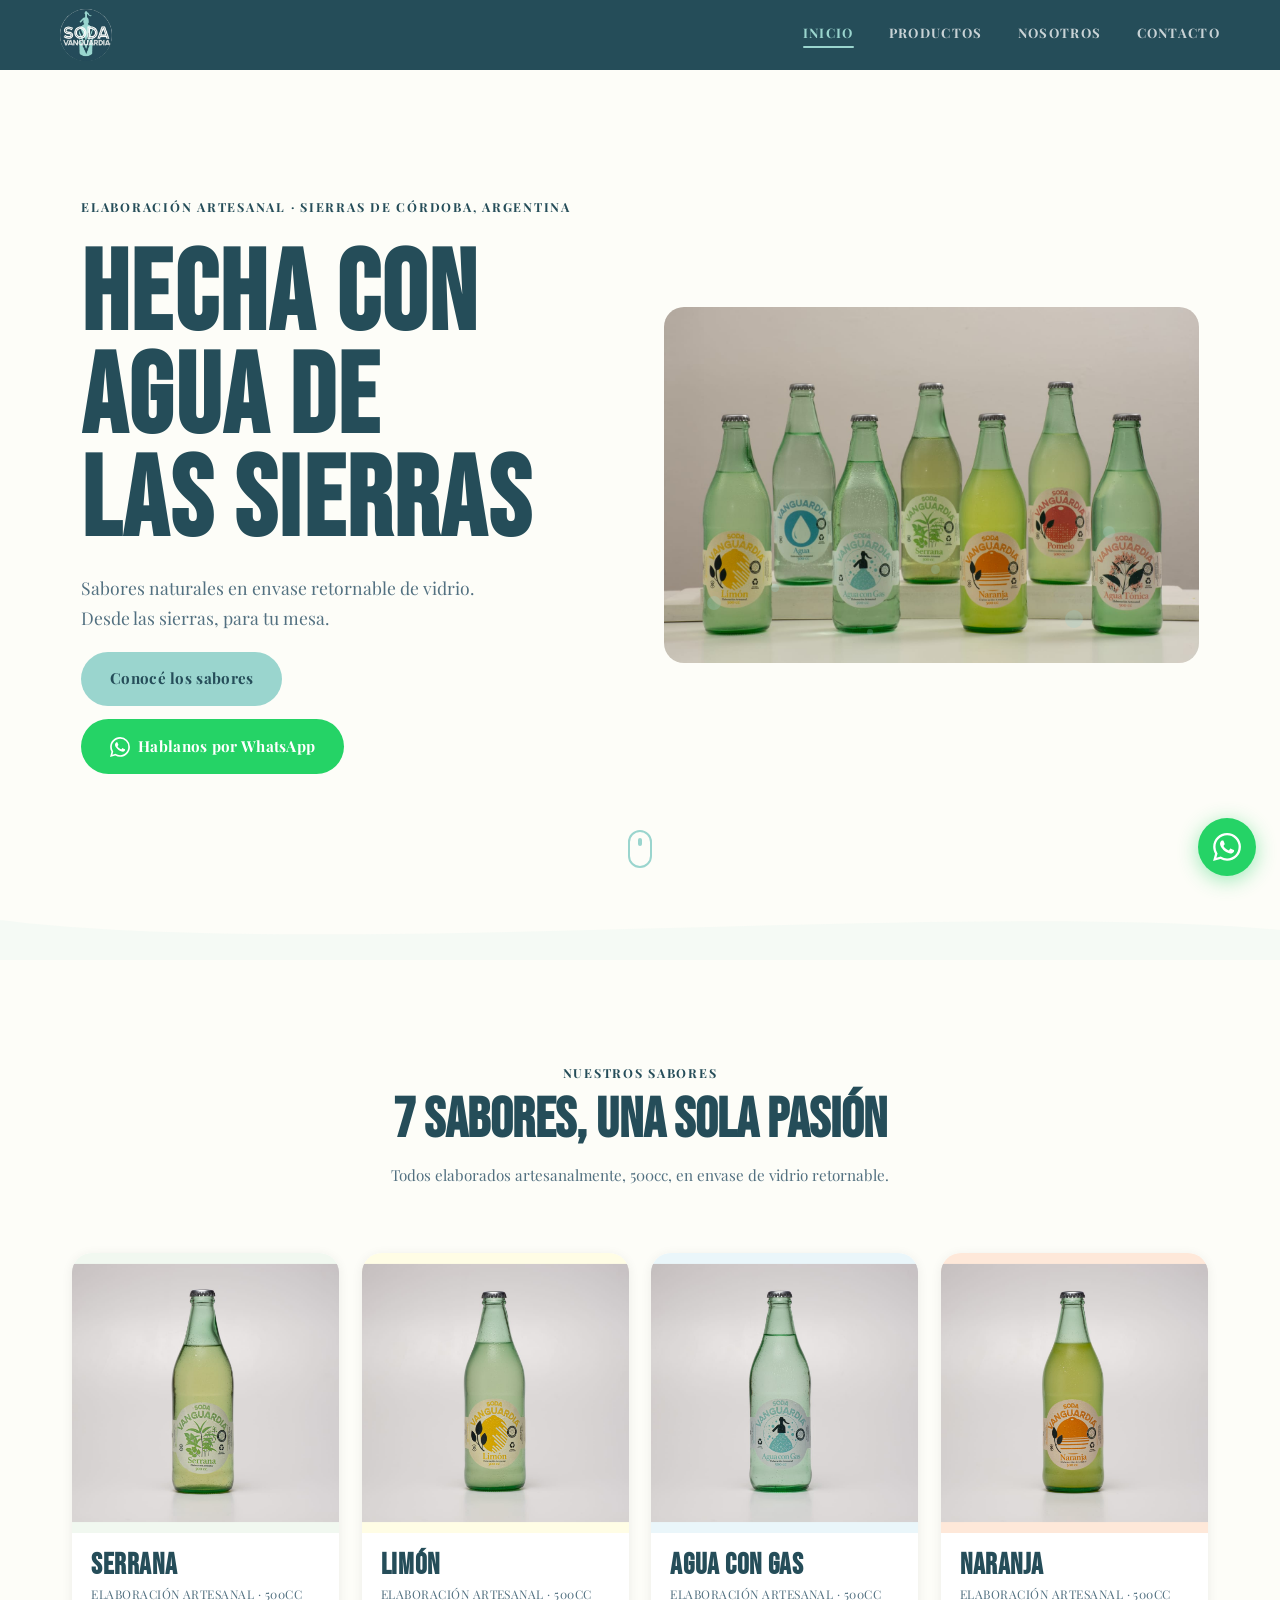
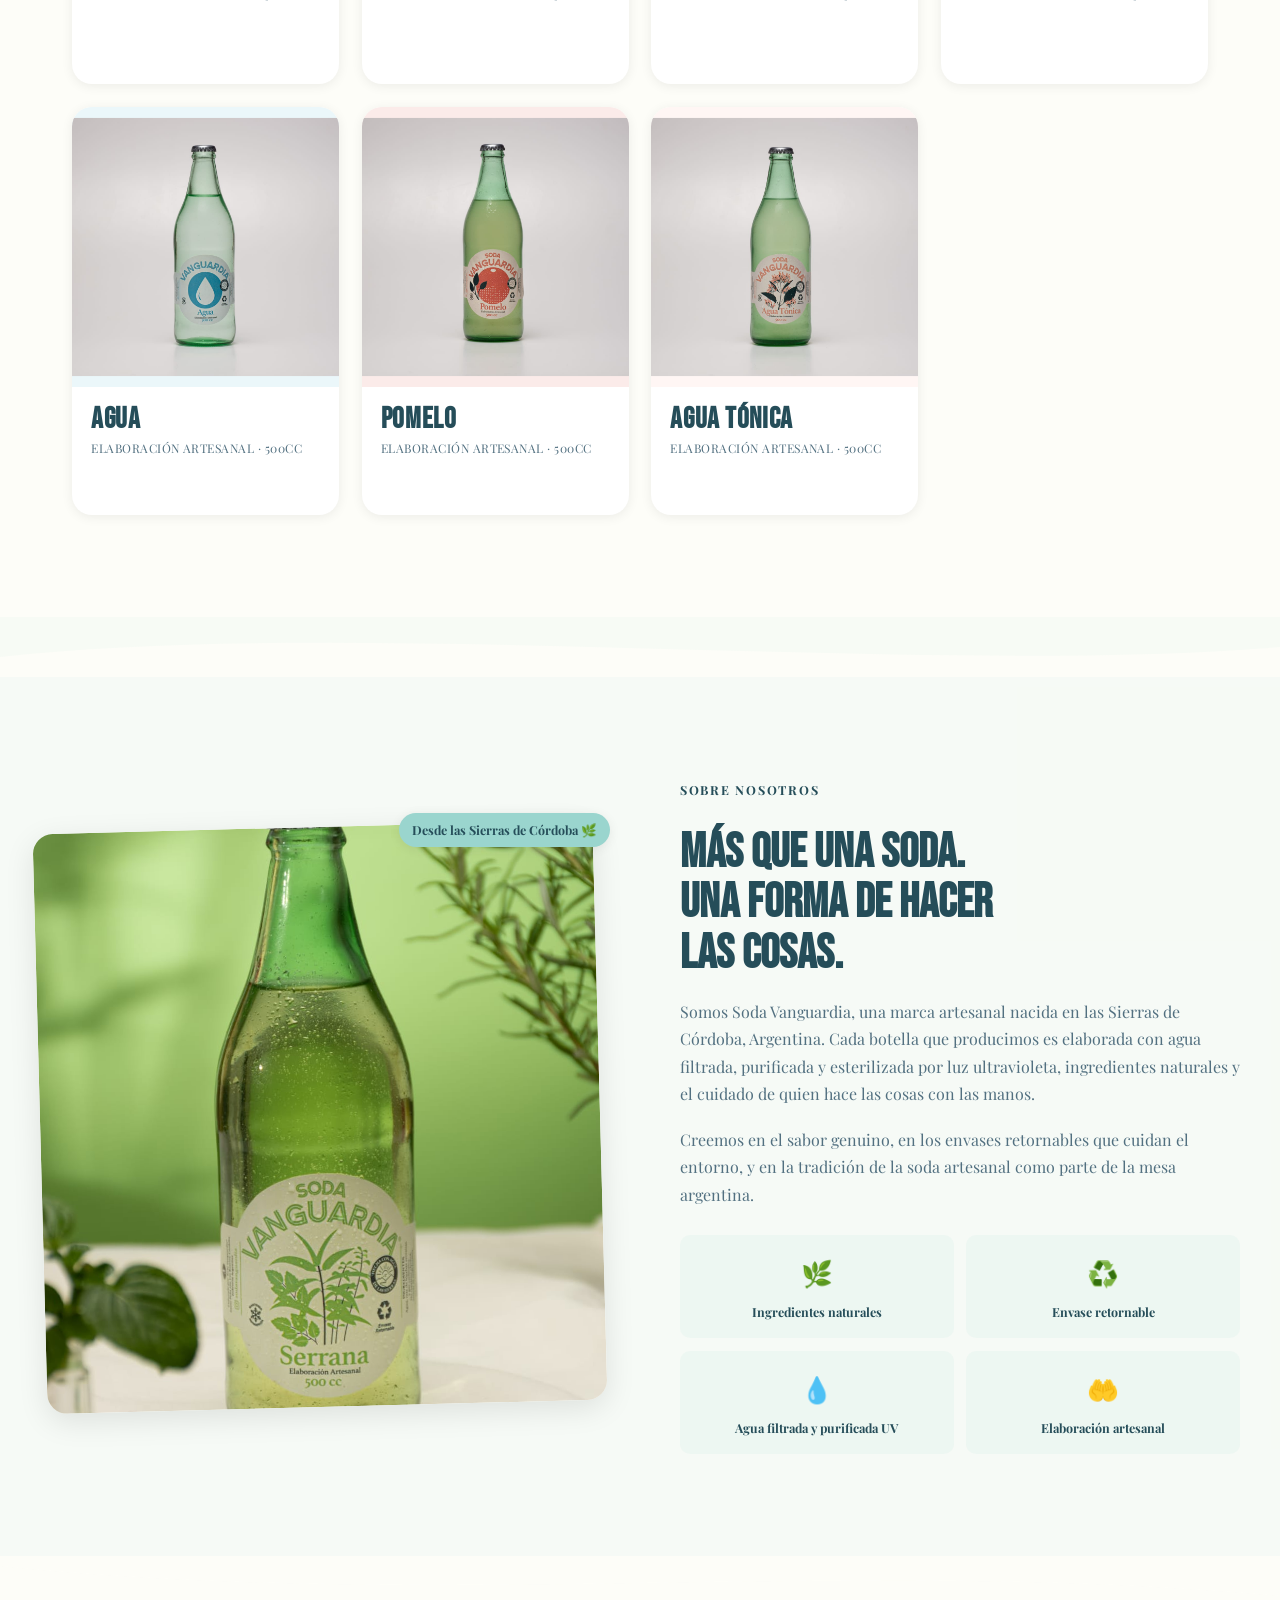
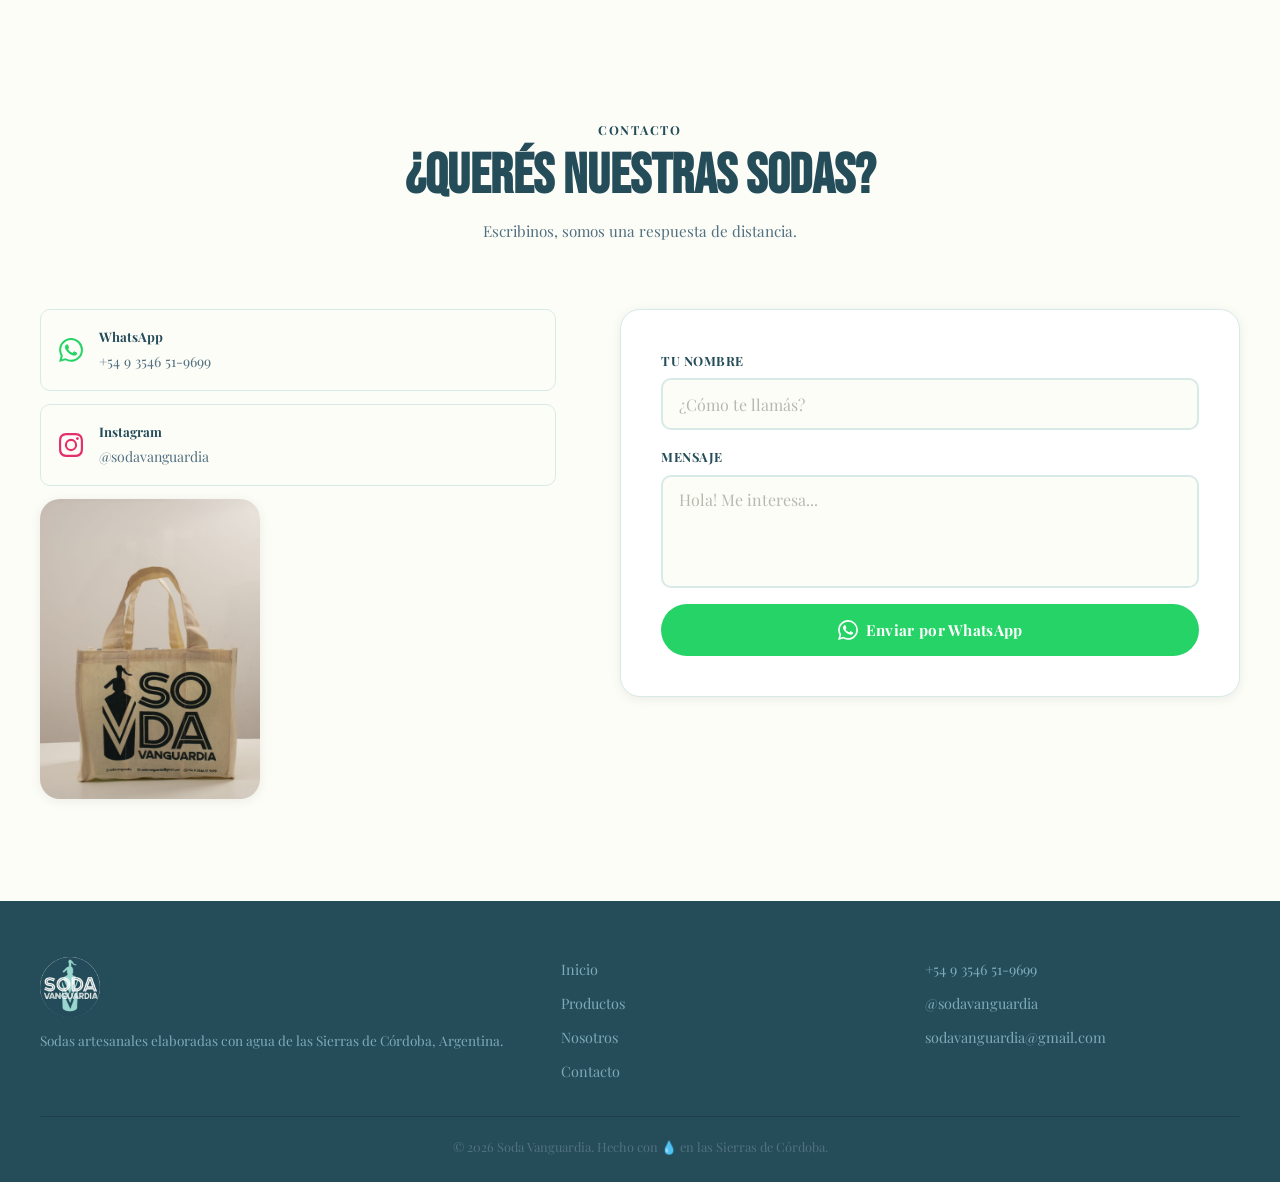
<file: index.html>
<!DOCTYPE html>
<html lang="es">
<head>
  <meta charset="UTF-8" />
  <meta name="viewport" content="width=device-width, initial-scale=1.0" />

  <!-- SEO -->
  <title>Soda Vanguardia | Sodas Artesanales de las Sierras</title>
  <meta name="description" content="Sodas artesanales elaboradas con agua de las Sierras de Córdoba. Sabores naturales en envase retornable de vidrio." />
  <meta name="keywords" content="soda artesanal, sierras de córdoba, agua serrana, bebida artesanal, soda vanguardia, naranja, limón, pomelo, serrana, agua tónica" />
  <meta name="geo.region" content="AR-X" />
  <meta name="geo.placename" content="Sierras de Córdoba, Argentina" />

  <!-- Open Graph -->
  <meta property="og:title" content="Soda Vanguardia | Sodas Artesanales de las Sierras" />
  <meta property="og:description" content="Sodas artesanales elaboradas con agua de las Sierras de Córdoba. Sabores naturales en envase retornable de vidrio." />
  <meta property="og:image" content="imgs/todas-botellas.jpeg" />
  <meta property="og:type" content="website" />
  <meta property="og:locale" content="es_AR" />

  <!-- Schema.org -->
  <script type="application/ld+json">
  {
    "@context": "https://schema.org",
    "@type": "FoodEstablishment",
    "name": "Soda Vanguardia",
    "description": "Sodas artesanales elaboradas con agua de las Sierras de Córdoba",
    "telephone": "+5493546519699",
    "email": "sodavanguardia@gmail.com",
    "address": { "@type": "PostalAddress", "addressRegion": "Córdoba", "addressCountry": "AR" },
    "sameAs": ["https://www.instagram.com/sodavanguardia/"]
  }
  </script>

  <!-- Favicon: círculo azul marca con SV en primario -->
  <link rel="icon" href="data:image/svg+xml,<svg xmlns='http://www.w3.org/2000/svg' viewBox='0 0 100 100'><circle cx='50' cy='50' r='50' fill='%23254d59'/><text x='50' y='62' font-size='38' fill='%239ad5ce' font-family='sans-serif' font-weight='900' text-anchor='middle' letter-spacing='-1'>SV</text></svg>" />

  <!-- Adobe Fonts (Athelas) — reemplazá TU-KIT-ID con tu kit de Adobe Fonts -->
  <!-- <link rel="stylesheet" href="https://use.typekit.net/TU-KIT-ID.css"> -->

  <!-- Google Fonts: Bebas Neue (títulos display) + Playfair Display (fallback de Athelas) -->
  <link rel="preconnect" href="https://fonts.googleapis.com" />
  <link rel="preconnect" href="https://fonts.gstatic.com" crossorigin />
  <link href="https://fonts.googleapis.com/css2?family=Bebas+Neue&family=Playfair+Display:ital,wght@0,400;0,600;0,700;1,400&display=swap" rel="stylesheet" />

  <!-- Preload hero image -->
  <link rel="preload" as="image" href="imgs/todas-botellas.jpeg" fetchpriority="high" />

  <link rel="stylesheet" href="css/styles.css" />
</head>
<body>

  <!-- ═══════════════════════════════════════════════
       NAVBAR
  ══════════════════════════════════════════════════ -->
  <header class="navbar" id="navbar">
    <div class="navbar__container">
      <a href="#hero" class="navbar__logo">
        <img src="imgs/logocirular.jpeg" alt="Soda Vanguardia" height="44" width="44" />
      </a>

      <!-- Nav desktop -->
      <nav class="navbar__nav" id="navMenu">
        <a href="#hero" class="navbar__link" data-section="hero">Inicio</a>
        <a href="#productos" class="navbar__link" data-section="productos">Productos</a>
        <a href="#nosotros" class="navbar__link" data-section="nosotros">Nosotros</a>
        <a href="#contacto" class="navbar__link" data-section="contacto">Contacto</a>
      </nav>

      <button class="navbar__hamburger" id="hamburger" aria-label="Abrir menú" aria-expanded="false">
        <span></span>
        <span></span>
        <span></span>
      </button>
    </div>
  </header>

  <!-- Overlay mobile -->
  <div class="navbar__overlay" id="navOverlay" role="dialog" aria-modal="true" aria-label="Menú de navegación">
    <a href="#hero"      class="navbar__link" data-section="hero">Inicio</a>
    <a href="#productos" class="navbar__link" data-section="productos">Productos</a>
    <a href="#nosotros"  class="navbar__link" data-section="nosotros">Nosotros</a>
    <a href="#contacto"  class="navbar__link" data-section="contacto">Contacto</a>
  </div>

  <main>

    <!-- ═══════════════════════════════════════════════
         HERO
    ══════════════════════════════════════════════════ -->
    <section id="hero" class="hero">
      <div class="hero__content">
        <div class="hero__text">
          <span class="eyebrow">Elaboración Artesanal · Sierras de Córdoba, Argentina</span>
          <h1 class="hero__title">
            HECHA CON<br />
            AGUA DE<br />
            LAS SIERRAS
          </h1>
          <p class="hero__sub">Sabores naturales en envase retornable de vidrio. Desde las sierras, para tu mesa.</p>
          <div class="hero__ctas">
            <a href="#productos" class="btn btn--primary">Conocé los sabores</a>
            <a href="https://wa.me/5493546519699" target="_blank" rel="noopener" class="btn btn--whatsapp">
              <svg width="20" height="20" viewBox="0 0 24 24" fill="currentColor" aria-hidden="true"><path d="M17.472 14.382c-.297-.149-1.758-.867-2.03-.967-.273-.099-.471-.148-.67.15-.197.297-.767.966-.94 1.164-.173.199-.347.223-.644.075-.297-.15-1.255-.463-2.39-1.475-.883-.788-1.48-1.761-1.653-2.059-.173-.297-.018-.458.13-.606.134-.133.298-.347.446-.52.149-.174.198-.298.298-.497.099-.198.05-.371-.025-.52-.075-.149-.669-1.612-.916-2.207-.242-.579-.487-.5-.669-.51-.173-.008-.371-.01-.57-.01-.198 0-.52.074-.792.372-.272.297-1.04 1.016-1.04 2.479 0 1.462 1.065 2.875 1.213 3.074.149.198 2.096 3.2 5.077 4.487.709.306 1.262.489 1.694.625.712.227 1.36.195 1.871.118.571-.085 1.758-.719 2.006-1.413.248-.694.248-1.289.173-1.413-.074-.124-.272-.198-.57-.347m-5.421 7.403h-.004a9.87 9.87 0 01-5.031-1.378l-.361-.214-3.741.982.998-3.648-.235-.374a9.86 9.86 0 01-1.51-5.26c.001-5.45 4.436-9.884 9.888-9.884 2.64 0 5.122 1.03 6.988 2.898a9.825 9.825 0 012.893 6.994c-.003 5.45-4.437 9.884-9.885 9.884m8.413-18.297A11.815 11.815 0 0012.05 0C5.495 0 .16 5.335.157 11.892c0 2.096.547 4.142 1.588 5.945L.057 24l6.305-1.654a11.882 11.882 0 005.683 1.448h.005c6.554 0 11.89-5.335 11.893-11.893a11.821 11.821 0 00-3.48-8.413z"/></svg>
              Hablanos por WhatsApp
            </a>
          </div>
        </div>

        <div class="hero__image-wrap">
          <div class="hero__bubbles" aria-hidden="true">
            <div class="bubble"></div>
            <div class="bubble"></div>
            <div class="bubble"></div>
            <div class="bubble"></div>
            <div class="bubble"></div>
            <div class="bubble"></div>
          </div>
          <img
            src="imgs/todas-botellas.jpeg"
            alt="Todas las botellas de Soda Vanguardia"
            class="hero__img"
            fetchpriority="high"
            decoding="async"
            width="700"
            height="500"
          />
        </div>
      </div>

      <div class="hero__scroll-indicator" id="scrollIndicator" aria-hidden="true">
        <span></span>
      </div>
    </section>

    <!-- wave -->
    <div class="wave wave--down" aria-hidden="true">
      <svg viewBox="0 0 1440 60" preserveAspectRatio="none" xmlns="http://www.w3.org/2000/svg">
        <path d="M0,20 C360,60 1080,0 1440,30 L1440,60 L0,60 Z" fill="rgba(154,213,206,0.08)"/>
      </svg>
    </div>

    <!-- ═══════════════════════════════════════════════
         PRODUCTOS
    ══════════════════════════════════════════════════ -->
    <section id="productos" class="productos">
      <div class="section-header reveal">
        <span class="eyebrow">Nuestros Sabores</span>
        <h2>7 sabores, una sola pasión</h2>
        <p>Todos elaborados artesanalmente, 500cc, en envase de vidrio retornable.</p>
      </div>

      <div class="products-grid stagger">

        <div class="product-card" tabindex="0" data-color="#7fc678">
          <div class="product-card__img-wrap" style="background:#f1f8f0;">
            <img src="imgs/serrana-product.jpeg" alt="Soda Serrana 500cc" loading="lazy" decoding="async" width="300" height="420" />
          </div>
          <div class="product-card__info">
            <h3 class="product-card__name">Serrana</h3>
            <p class="product-card__sub">Elaboración Artesanal · 500cc</p>
            <p class="product-card__desc">Hierbas serranas</p>
          </div>
        </div>

        <div class="product-card" tabindex="0" data-color="#f8d82d">
          <div class="product-card__img-wrap" style="background:#fffde5;">
            <img src="imgs/limon-product.jpeg" alt="Soda Limón 500cc" loading="lazy" decoding="async" width="300" height="420" />
          </div>
          <div class="product-card__info">
            <h3 class="product-card__name">Limón</h3>
            <p class="product-card__sub">Elaboración Artesanal · 500cc</p>
            <p class="product-card__desc">Cítrico natural, burbujas finas</p>
          </div>
        </div>

        <div class="product-card" tabindex="0" data-color="#6dcbd7">
          <div class="product-card__img-wrap" style="background:#eaf6fa;">
            <img src="imgs/agua-con-gas-product.jpeg" alt="Agua con Gas 500cc" loading="lazy" decoding="async" width="300" height="420" />
          </div>
          <div class="product-card__info">
            <h3 class="product-card__name">Agua con Gas</h3>
            <p class="product-card__sub">Elaboración Artesanal · 500cc</p>
            <p class="product-card__desc">Agua serrana pura, perfectamente gasificada</p>
          </div>
        </div>

        <div class="product-card" tabindex="0" data-color="#f8951d">
          <div class="product-card__img-wrap" style="background:#fee8d9;">
            <img src="imgs/naranja-product.jpeg" alt="Soda Naranja 500cc" loading="lazy" decoding="async" width="300" height="420" />
          </div>
          <div class="product-card__info">
            <h3 class="product-card__name">Naranja</h3>
            <p class="product-card__sub">Elaboración Artesanal · 500cc</p>
            <p class="product-card__desc">Naranja fresca, sin artificiales</p>
          </div>
        </div>

        <div class="product-card" tabindex="0" data-color="#47adcf">
          <div class="product-card__img-wrap" style="background:#ebf7fa;">
            <img src="imgs/agua-product.jpeg" alt="Agua Vanguardia 500cc" loading="lazy" decoding="async" width="300" height="420" />
          </div>
          <div class="product-card__info">
            <h3 class="product-card__name">Agua</h3>
            <p class="product-card__sub">Elaboración Artesanal · 500cc</p>
            <p class="product-card__desc">Agua serrana pura, sin gas</p>
          </div>
        </div>

        <div class="product-card" tabindex="0" data-color="#f37971">
          <div class="product-card__img-wrap" style="background:#fbebe9;">
            <img src="imgs/pomelo-product.jpeg" alt="Soda Pomelo 500cc" loading="lazy" decoding="async" width="300" height="420" />
          </div>
          <div class="product-card__info">
            <h3 class="product-card__name">Pomelo</h3>
            <p class="product-card__sub">Elaboración Artesanal · 500cc</p>
            <p class="product-card__desc">Pomelo jugoso, refrescante y único</p>
          </div>
        </div>

        <div class="product-card" tabindex="0" data-color="#f7a39c">
          <div class="product-card__img-wrap" style="background:#fff6f4;">
            <img src="imgs/agua-tonica-product.jpeg" alt="Agua Tónica 500cc" loading="lazy" decoding="async" width="300" height="420" />
          </div>
          <div class="product-card__info">
            <h3 class="product-card__name">Agua Tónica</h3>
            <p class="product-card__sub">Elaboración Artesanal · 500cc</p>
            <p class="product-card__desc">Botánica floral, perfecta para tragos</p>
          </div>
        </div>

      </div>
    </section>

    <!-- wave -->
    <div class="wave wave--up" aria-hidden="true">
      <svg viewBox="0 0 1440 60" preserveAspectRatio="none" xmlns="http://www.w3.org/2000/svg">
        <path d="M0,30 C400,0 1040,60 1440,20 L1440,60 L0,60 Z" fill="rgba(154,213,206,0.06)"/>
      </svg>
    </div>

    <!-- ═══════════════════════════════════════════════
         NOSOTROS
    ══════════════════════════════════════════════════ -->
    <section id="nosotros" class="nosotros">
      <div class="nosotros__grid">

        <div class="nosotros__image reveal reveal--left">
          <span class="nosotros__badge">Desde las Sierras de Córdoba <span aria-hidden="true">🌿</span></span>
          <img
            src="imgs/serrana-lifestyle.jpeg"
            alt="Botella Serrana entre hierbas serranas"
            loading="lazy"
            decoding="async"
            width="600"
            height="800"
          />
        </div>

        <div class="nosotros__text reveal reveal--right">
          <span class="eyebrow">Sobre Nosotros</span>
          <h2>Más que una soda.<br />Una forma de hacer<br />las cosas.</h2>
          <p>Somos Soda Vanguardia, una marca artesanal nacida en las Sierras de Córdoba, Argentina. Cada botella que producimos es elaborada con agua filtrada, purificada y esterilizada por luz ultravioleta, ingredientes naturales y el cuidado de quien hace las cosas con las manos.</p>
          <p>Creemos en el sabor genuino, en los envases retornables que cuidan el entorno, y en la tradición de la soda artesanal como parte de la mesa argentina.</p>

          <div class="valores-grid">
            <div class="valor">
              <span class="valor__icon" aria-hidden="true">🌿</span>
              <span class="valor__label">Ingredientes naturales</span>
            </div>
            <div class="valor">
              <span class="valor__icon" aria-hidden="true">♻️</span>
              <span class="valor__label">Envase retornable</span>
            </div>
            <div class="valor">
              <span class="valor__icon" aria-hidden="true">💧</span>
              <span class="valor__label">Agua filtrada y purificada UV</span>
            </div>
            <div class="valor">
              <span class="valor__icon" aria-hidden="true">🤲</span>
              <span class="valor__label">Elaboración artesanal</span>
            </div>
          </div>
        </div>

      </div>
    </section>

    <!-- wave -->
    <div class="wave wave--down" aria-hidden="true">
      <svg viewBox="0 0 1440 60" preserveAspectRatio="none" xmlns="http://www.w3.org/2000/svg">
        <path d="M0,10 C500,55 940,0 1440,40 L1440,60 L0,60 Z" fill="#FDFDF8"/>
      </svg>
    </div>

    <!-- ═══════════════════════════════════════════════
         CONTACTO
    ══════════════════════════════════════════════════ -->
    <section id="contacto" class="contacto">
      <div class="section-header reveal">
        <span class="eyebrow">Contacto</span>
        <h2>¿Querés nuestras sodas?</h2>
        <p>Escribinos, somos una respuesta de distancia.</p>
      </div>

      <div class="contacto__grid">

        <div class="contacto__datos reveal reveal--left">
          <a href="https://wa.me/5493546519699" target="_blank" rel="noopener" class="contacto__item contacto__item--wa">
            <svg class="contacto__icon" viewBox="0 0 24 24" fill="currentColor" aria-hidden="true"><path d="M17.472 14.382c-.297-.149-1.758-.867-2.03-.967-.273-.099-.471-.148-.67.15-.197.297-.767.966-.94 1.164-.173.199-.347.223-.644.075-.297-.15-1.255-.463-2.39-1.475-.883-.788-1.48-1.761-1.653-2.059-.173-.297-.018-.458.13-.606.134-.133.298-.347.446-.52.149-.174.198-.298.298-.497.099-.198.05-.371-.025-.52-.075-.149-.669-1.612-.916-2.207-.242-.579-.487-.5-.669-.51-.173-.008-.371-.01-.57-.01-.198 0-.52.074-.792.372-.272.297-1.04 1.016-1.04 2.479 0 1.462 1.065 2.875 1.213 3.074.149.198 2.096 3.2 5.077 4.487.709.306 1.262.489 1.694.625.712.227 1.36.195 1.871.118.571-.085 1.758-.719 2.006-1.413.248-.694.248-1.289.173-1.413-.074-.124-.272-.198-.57-.347m-5.421 7.403h-.004a9.87 9.87 0 01-5.031-1.378l-.361-.214-3.741.982.998-3.648-.235-.374a9.86 9.86 0 01-1.51-5.26c.001-5.45 4.436-9.884 9.888-9.884 2.64 0 5.122 1.03 6.988 2.898a9.825 9.825 0 012.893 6.994c-.003 5.45-4.437 9.884-9.885 9.884m8.413-18.297A11.815 11.815 0 0012.05 0C5.495 0 .16 5.335.157 11.892c0 2.096.547 4.142 1.588 5.945L.057 24l6.305-1.654a11.882 11.882 0 005.683 1.448h.005c6.554 0 11.89-5.335 11.893-11.893a11.821 11.821 0 00-3.48-8.413z"/></svg>
            <div>
              <strong>WhatsApp</strong>
              <span>+54 9 3546 51-9699</span>
            </div>
          </a>

          <a href="https://www.instagram.com/sodavanguardia/" target="_blank" rel="noopener" class="contacto__item contacto__item--ig">
            <svg class="contacto__icon" viewBox="0 0 24 24" fill="currentColor" aria-hidden="true"><path d="M12 2.163c3.204 0 3.584.012 4.85.07 3.252.148 4.771 1.691 4.919 4.919.058 1.265.069 1.645.069 4.849 0 3.205-.012 3.584-.069 4.849-.149 3.225-1.664 4.771-4.919 4.919-1.266.058-1.644.07-4.85.07-3.204 0-3.584-.012-4.849-.07-3.26-.149-4.771-1.699-4.919-4.92-.058-1.265-.07-1.644-.07-4.849 0-3.204.013-3.583.07-4.849.149-3.227 1.664-4.771 4.919-4.919 1.266-.057 1.645-.069 4.849-.069zM12 0C8.741 0 8.333.014 7.053.072 2.695.272.273 2.69.073 7.052.014 8.333 0 8.741 0 12c0 3.259.014 3.668.072 4.948.2 4.358 2.618 6.78 6.98 6.98C8.333 23.986 8.741 24 12 24c3.259 0 3.668-.014 4.948-.072 4.354-.2 6.782-2.618 6.979-6.98.059-1.28.073-1.689.073-4.948 0-3.259-.014-3.667-.072-4.947-.196-4.354-2.617-6.78-6.979-6.98C15.668.014 15.259 0 12 0zm0 5.838a6.162 6.162 0 100 12.324 6.162 6.162 0 000-12.324zM12 16a4 4 0 110-8 4 4 0 010 8zm6.406-11.845a1.44 1.44 0 100 2.881 1.44 1.44 0 000-2.881z"/></svg>
            <div>
              <strong>Instagram</strong>
              <span>@sodavanguardia</span>
            </div>
          </a>

          <div class="contacto__bolsa">
            <img src="imgs/bolsa.jpeg" alt="Bolsa Soda Vanguardia" loading="lazy" decoding="async" width="300" height="300" />
          </div>
        </div>

        <div class="contacto__form-wrap reveal reveal--right">
          <form class="contacto__form" id="contactForm" novalidate>
            <div class="form-group">
              <label for="nombre">Tu nombre</label>
              <input type="text" id="nombre" name="nombre" placeholder="¿Cómo te llamás?" autocomplete="given-name" required aria-describedby="nombre-error" />
              <p class="form-error" id="nombre-error" role="alert" hidden></p>
            </div>
            <div class="form-group">
              <label for="mensaje">Mensaje</label>
              <textarea id="mensaje" name="mensaje" rows="4" placeholder="Hola! Me interesa..." required aria-describedby="mensaje-error"></textarea>
              <p class="form-error" id="mensaje-error" role="alert" hidden></p>
            </div>
            <button type="submit" class="btn btn--whatsapp btn--full">
              <svg width="20" height="20" viewBox="0 0 24 24" fill="currentColor" aria-hidden="true"><path d="M17.472 14.382c-.297-.149-1.758-.867-2.03-.967-.273-.099-.471-.148-.67.15-.197.297-.767.966-.94 1.164-.173.199-.347.223-.644.075-.297-.15-1.255-.463-2.39-1.475-.883-.788-1.48-1.761-1.653-2.059-.173-.297-.018-.458.13-.606.134-.133.298-.347.446-.52.149-.174.198-.298.298-.497.099-.198.05-.371-.025-.52-.075-.149-.669-1.612-.916-2.207-.242-.579-.487-.5-.669-.51-.173-.008-.371-.01-.57-.01-.198 0-.52.074-.792.372-.272.297-1.04 1.016-1.04 2.479 0 1.462 1.065 2.875 1.213 3.074.149.198 2.096 3.2 5.077 4.487.709.306 1.262.489 1.694.625.712.227 1.36.195 1.871.118.571-.085 1.758-.719 2.006-1.413.248-.694.248-1.289.173-1.413-.074-.124-.272-.198-.57-.347m-5.421 7.403h-.004a9.87 9.87 0 01-5.031-1.378l-.361-.214-3.741.982.998-3.648-.235-.374a9.86 9.86 0 01-1.51-5.26c.001-5.45 4.436-9.884 9.888-9.884 2.64 0 5.122 1.03 6.988 2.898a9.825 9.825 0 012.893 6.994c-.003 5.45-4.437 9.884-9.885 9.884m8.413-18.297A11.815 11.815 0 0012.05 0C5.495 0 .16 5.335.157 11.892c0 2.096.547 4.142 1.588 5.945L.057 24l6.305-1.654a11.882 11.882 0 005.683 1.448h.005c6.554 0 11.89-5.335 11.893-11.893a11.821 11.821 0 00-3.48-8.413z"/></svg>
              Enviar por WhatsApp
            </button>
          </form>
        </div>

      </div>
    </section>

  </main>

  <!-- ═══════════════════════════════════════════════
       FOOTER
  ══════════════════════════════════════════════════ -->
  <footer class="footer reveal">
    <div class="footer__top">
      <div class="footer__brand">
        <img src="imgs/logocirular.jpeg" alt="Soda Vanguardia" width="60" height="60" loading="lazy" />
        <p>Sodas artesanales elaboradas con agua de las Sierras de Córdoba, Argentina.</p>
      </div>
      <nav class="footer__nav" aria-label="Navegación footer">
        <a href="#hero">Inicio</a>
        <a href="#productos">Productos</a>
        <a href="#nosotros">Nosotros</a>
        <a href="#contacto">Contacto</a>
      </nav>
      <div class="footer__contact">
        <a href="https://wa.me/5493546519699" target="_blank" rel="noopener">+54 9 3546 51-9699</a>
        <a href="https://www.instagram.com/sodavanguardia/" target="_blank" rel="noopener">@sodavanguardia</a>
        <a href="mailto:sodavanguardia@gmail.com">sodavanguardia@gmail.com</a>
      </div>
    </div>
    <div class="footer__bottom">
      <p>© 2026 Soda Vanguardia. Hecho con <span aria-hidden="true">💧</span> en las Sierras de Córdoba.</p>
    </div>
  </footer>

  <!-- Botón flotante WhatsApp -->
  <a href="https://wa.me/5493546519699" target="_blank" rel="noopener" class="whatsapp-fab" aria-label="Contactar por WhatsApp">
    <svg width="28" height="28" viewBox="0 0 24 24" fill="currentColor" aria-hidden="true">
      <path d="M17.472 14.382c-.297-.149-1.758-.867-2.03-.967-.273-.099-.471-.148-.67.15-.197.297-.767.966-.94 1.164-.173.199-.347.223-.644.075-.297-.15-1.255-.463-2.39-1.475-.883-.788-1.48-1.761-1.653-2.059-.173-.297-.018-.458.13-.606.134-.133.298-.347.446-.52.149-.174.198-.298.298-.497.099-.198.05-.371-.025-.52-.075-.149-.669-1.612-.916-2.207-.242-.579-.487-.5-.669-.51-.173-.008-.371-.01-.57-.01-.198 0-.52.074-.792.372-.272.297-1.04 1.016-1.04 2.479 0 1.462 1.065 2.875 1.213 3.074.149.198 2.096 3.2 5.077 4.487.709.306 1.262.489 1.694.625.712.227 1.36.195 1.871.118.571-.085 1.758-.719 2.006-1.413.248-.694.248-1.289.173-1.413-.074-.124-.272-.198-.57-.347m-5.421 7.403h-.004a9.87 9.87 0 01-5.031-1.378l-.361-.214-3.741.982.998-3.648-.235-.374a9.86 9.86 0 01-1.51-5.26c.001-5.45 4.436-9.884 9.888-9.884 2.64 0 5.122 1.03 6.988 2.898a9.825 9.825 0 012.893 6.994c-.003 5.45-4.437 9.884-9.885 9.884m8.413-18.297A11.815 11.815 0 0012.05 0C5.495 0 .16 5.335.157 11.892c0 2.096.547 4.142 1.588 5.945L.057 24l6.305-1.654a11.882 11.882 0 005.683 1.448h.005c6.554 0 11.89-5.335 11.893-11.893a11.821 11.821 0 00-3.48-8.413z"/>
    </svg>
  </a>

  <script src="js/main.js"></script>
</body>
</html>
</file>
<file: css/styles.css>
/* ═══════════════════════════════════════════════
   SODA VANGUARDIA — styles.css
   Estrategia: MOBILE-FIRST
   Los estilos base son para mobile.
   @media (min-width: ...) agrega complejidad para pantallas grandes.
══════════════════════════════════════════════════ */

/* ── VARIABLES ─────────────────────────────────── */
:root {
  --color-bg:           #FDFDF8;
  --color-primary:      #9ad5ce;   /* Primario marca  */
  --color-primary-dark: #254d59;   /* Secundario marca — reemplaza todo el negro */
  --color-text:         #254d59;
  --color-text-light:   #527080;
  --color-border:       #d8eae8;
  --color-wa:           #25D366;
  --color-wa-dark:      #1DA851;

  /* Colores oficiales por sabor */
  --color-serrana:        #7fc678;
  --color-serrana-fondo:  #f1f8f0;
  --color-limon:          #f8d82d;
  --color-limon-fondo:    #fffde5;
  --color-agua-con-gas:   #6dcbd7;
  --color-agua-con-gas-fondo: #eaf6fa;
  --color-naranja:        #f8951d;
  --color-naranja-fondo:  #fee8d9;
  --color-agua:           #47adcf;
  --color-agua-fondo:     #ebf7fa;
  --color-pomelo:         #f37971;
  --color-pomelo-fondo:   #fbebe9;
  --color-tonica:         #f7a39c;
  --color-tonica-fondo:   #fff6f4;

  /* Fuente principal: Athelas (Adobe Fonts).
     Para activarla agregá tu kit de Adobe Fonts en el <head>:
     <link rel="stylesheet" href="https://use.typekit.net/TU-KIT-ID.css">
     Mientras tanto usa Playfair Display como fallback visual. */
  --font-title: 'Bebas Neue', sans-serif;
  --font-body:  athelas, 'Playfair Display', Georgia, serif;

  --radius-sm:  10px;
  --radius-md:  20px;
  --radius-lg:  50px;

  --shadow-sm:  0 2px 12px rgba(0,0,0,0.07);
  --shadow-md:  0 8px 30px rgba(0,0,0,0.10);
  --shadow-lg:  0 16px 50px rgba(0,0,0,0.14);

  --section-pad: clamp(3rem, 8vw, 7rem);
  --container:   1200px;
  --navbar-h:    64px;
}

/* ── RESET ─────────────────────────────────────── */
*, *::before, *::after { margin: 0; padding: 0; box-sizing: border-box; }
html { scroll-behavior: smooth; overflow-x: hidden; }
body {
  font-family: var(--font-body);
  background: var(--color-bg);
  color: var(--color-text);
  line-height: 1.7;
  overflow-x: hidden;
}
img { display: block; max-width: 100%; }
a { text-decoration: none; color: inherit; }
button { cursor: pointer; font-family: inherit; border: none; background: none; }
input, textarea { font-family: inherit; }

/* ── UTILIDADES ─────────────────────────────────── */
.eyebrow {
  display: block;
  font-size: 0.78rem;
  font-weight: 700;
  letter-spacing: 0.14em;
  text-transform: uppercase;
  color: var(--color-primary-dark);
  margin-bottom: 0.5rem;
}

.section-header {
  text-align: center;
  max-width: 600px;
  margin: 0 auto 2.5rem;
  padding: 0 1rem;
}
.section-header h2 {
  font-family: var(--font-title);
  font-size: clamp(2rem, 8vw, 3.5rem);
  line-height: 1.05;
  margin: 0.4rem 0 0.8rem;
}
.section-header p { color: var(--color-text-light); font-size: 0.95rem; }

/* ── BOTONES ────────────────────────────────────── */
.btn {
  display: inline-flex;
  align-items: center;
  justify-content: center;
  gap: 0.5rem;
  padding: 0.9rem 1.8rem;
  border-radius: var(--radius-lg);
  font-weight: 700;
  font-size: 0.95rem;
  letter-spacing: 0.02em;
  transition: background 0.2s ease, box-shadow 0.2s ease;
  min-height: 52px;
  touch-action: manipulation;
}
.btn:active { transform: scale(0.97); }

.btn--primary {
  background: var(--color-primary);
  color: var(--color-text);
}
.btn--whatsapp {
  background: var(--color-wa);
  color: #fff;
}
/* Hover solo en dispositivos con puntero real; el texto cambia junto con el fondo */
@media (hover: hover) {
  .btn--primary:hover {
    background: var(--color-primary-dark);
    color: #fff;
    box-shadow: 0 6px 20px rgba(154,213,206,0.4);
  }
  .btn--whatsapp:hover {
    background: var(--color-wa-dark);
    box-shadow: 0 6px 20px rgba(37,211,102,0.35);
  }
}
.btn--full { width: 100%; }

/* Focus accesible */
:focus-visible {
  outline: 3px solid var(--color-primary);
  outline-offset: 3px;
  border-radius: 4px;
}

/* ── NAVBAR ─────────────────────────────────────── */
.navbar {
  position: fixed;
  top: 0; left: 0; right: 0;
  z-index: 200;
  background: #254d59;
  transition: transform 0.3s ease;
}
.navbar--hidden { transform: translateY(-100%); }

.navbar__container {
  max-width: var(--container);
  margin: 0 auto;
  padding: 0 1.25rem;
  height: var(--navbar-h);
  display: flex;
  align-items: center;
  justify-content: space-between;
}

/* Logo circular */
.navbar__logo img {
  height: 52px;
  width: 52px;
  object-fit: cover;
  border-radius: 50%;
}

/* Links de nav — ocultos en mobile, visibles en desktop */
.navbar__nav {
  display: none;
}

/* Menú overlay mobile — también oscuro, coherente */
.navbar__overlay {
  position: fixed;
  inset: 0;
  top: var(--navbar-h);
  background: #254d59;
  z-index: 190;
  display: flex;
  flex-direction: column;
  align-items: center;
  justify-content: center;
  gap: 0;
  transform: translateX(100%);
  transition: transform 0.35s cubic-bezier(0.4, 0, 0.2, 1);
  pointer-events: none;
}
.navbar__overlay.nav--open {
  transform: translateX(0);
  pointer-events: all;
}
.navbar__overlay .navbar__link {
  font-family: var(--font-title);
  font-size: clamp(2.2rem, 9vw, 3.5rem);
  letter-spacing: 0.06em;
  color: #fff;
  padding: 0.9rem 2rem;
  width: 100%;
  text-align: center;
  border-bottom: 1px solid #1e3d48;
  transition: color 0.2s ease, background 0.2s ease;
}
.navbar__overlay .navbar__link:first-child { border-top: 1px solid #1e3d48; }
.navbar__overlay .navbar__link:active,
.navbar__overlay .navbar__link:hover { color: var(--color-primary); background: rgba(154,213,206,0.06); }

/* Hamburger — líneas blancas sobre oscuro */
.navbar__hamburger {
  display: flex;
  flex-direction: column;
  justify-content: center;
  gap: 5px;
  width: 44px;
  height: 44px;
  padding: 0 7px;
  border-radius: 8px;
  transition: background 0.2s ease;
}
.navbar__hamburger:active { background: rgba(255,255,255,0.08); }
.navbar__hamburger span {
  display: block;
  height: 2px;
  background: #fff;
  border-radius: 2px;
  transition: transform 0.3s ease, opacity 0.3s ease, width 0.3s ease;
}
.navbar__hamburger.open span:nth-child(1) { transform: translateY(7px) rotate(45deg); }
.navbar__hamburger.open span:nth-child(2) { opacity: 0; width: 0; }
.navbar__hamburger.open span:nth-child(3) { transform: translateY(-7px) rotate(-45deg); }

/* ── HERO ───────────────────────────────────────── */
.hero {
  min-height: 100svh; /* svh = safe viewport height en mobile */
  padding-top: var(--navbar-h);
  display: flex;
  flex-direction: column;
  justify-content: center;
  position: relative;
  overflow: hidden;
}

/* Mobile: columna única, imagen arriba */
.hero__content {
  display: flex;
  flex-direction: column;
  align-items: center;
  gap: 2rem;
  padding: 2rem 1.25rem 3rem;
  text-align: center;
}

.hero__image-wrap {
  position: relative;
  width: 100%;
  max-width: 320px;
  order: -1; /* imagen primero en mobile */
}

.hero__img {
  width: 100%;
  height: auto;
  border-radius: var(--radius-md);
  object-fit: cover;
  animation: flotar 5s ease-in-out infinite;
}

.hero__bubbles { position: absolute; inset: 0; pointer-events: none; }
.bubble {
  position: absolute;
  border-radius: 50%;
  background: rgba(154,213,206,0.25);
  animation: subir var(--dur, 3.5s) ease-in var(--delay, 0s) infinite;
}
.bubble:nth-child(1) { width: 14px; height: 14px; left: 8%;  bottom: 15%; --dur: 3.2s; --delay: 0s;   }
.bubble:nth-child(2) { width:  8px; height:  8px; left: 20%; bottom: 20%; --dur: 4.0s; --delay: 0.5s; }
.bubble:nth-child(3) { width: 18px; height: 18px; left: 75%; bottom: 10%; --dur: 3.6s; --delay: 1.0s; }
.bubble:nth-child(4) { width:  9px; height:  9px; left: 50%; bottom: 25%; --dur: 5.0s; --delay: 1.5s; }
.bubble:nth-child(5) { width: 12px; height: 12px; left: 82%; bottom: 35%; --dur: 3.8s; --delay: 0.8s; }
.bubble:nth-child(6) { width:  6px; height:  6px; left: 38%; bottom: 8%;  --dur: 4.5s; --delay: 2.0s; }

.hero__text {
  display: flex;
  flex-direction: column;
  align-items: center;
  gap: 1.2rem;
}

.hero__title {
  font-family: var(--font-title);
  font-size: clamp(3rem, 14vw, 7rem);
  line-height: 0.92;
  letter-spacing: 0.02em;
}

.hero__sub {
  font-size: clamp(0.9rem, 3.5vw, 1.1rem);
  color: var(--color-text-light);
  max-width: 340px;
}

.hero__ctas {
  display: flex;
  flex-direction: column;
  gap: 0.8rem;
  width: 100%;
  max-width: 320px;
  animation: aparecer 0.6s ease 0.3s both;
}
.hero__ctas .btn { width: 100%; }

/* Scroll indicator — solo desktop */
.hero__scroll-indicator { display: none; }

/* ── WAVES ──────────────────────────────────────── */
.wave {
  display: block;
  width: 100%;
  overflow: hidden;
  line-height: 0;
}
.wave svg { display: block; width: 100%; height: 40px; }
.wave--up { transform: rotate(180deg); }

/* ── PRODUCTOS ──────────────────────────────────── */
.productos {
  padding: var(--section-pad) 1.25rem;
}

/* Mobile: 2 columnas compactas */
.products-grid {
  display: grid;
  grid-template-columns: repeat(2, 1fr);
  gap: 0.9rem;
  max-width: var(--container);
  margin: 0 auto;
}

/* Card mobile: horizontal — imagen a la izquierda, info a la derecha */
.product-card {
  background: #fff;
  border-radius: var(--radius-md);
  box-shadow: var(--shadow-sm);
  overflow: hidden;
  display: flex;
  flex-direction: column;
  border-bottom: 3px solid transparent;
  /* Sin hover en mobile — todo visible siempre */
}
/* Acento de color por sabor (--accent lo setea main.js desde data-color) */
.product-card:hover,
.product-card:focus-visible { border-bottom-color: var(--accent, transparent); }
.product-card:focus-visible { outline-offset: 2px; }

.product-card__img-wrap {
  background: #f5f5f0;
  display: flex;
  align-items: center;
  justify-content: center;
  padding: 0;
  height: 220px;
  overflow: hidden; /* recorta el zoom */
}
.product-card__img-wrap img {
  width: 100%;
  height: 100%;
  object-fit: contain;
  /* Zoom para que la botella llene el espacio, no el fondo gris */
  transform: scale(1.55);
  transform-origin: center center;
  transition: transform 0.3s ease;
}

.product-card__info {
  padding: 0.8rem;
  display: flex;
  flex-direction: column;
  gap: 0.2rem;
  flex: 1;
}
.product-card__name {
  font-family: var(--font-title);
  font-size: 1.5rem;
  line-height: 1;
  letter-spacing: 0.02em;
}
.product-card__sub {
  font-size: 0.68rem;
  color: var(--color-text-light);
  text-transform: uppercase;
  letter-spacing: 0.04em;
}
/* Desc siempre visible en mobile */
.product-card__desc {
  font-size: 0.78rem;
  color: var(--color-text-light);
  margin-top: 0.3rem;
  opacity: 1;
  transform: none;
}

/* ── NOSOTROS ───────────────────────────────────── */
.nosotros {
  background: rgba(154,213,206,0.07);
  padding: var(--section-pad) 1.25rem;
}

/* Mobile: columna única */
.nosotros__grid {
  max-width: var(--container);
  margin: 0 auto;
  display: flex;
  flex-direction: column;
  gap: 2rem;
}

.nosotros__image {
  position: relative;
  max-width: 420px;
  margin: 0 auto;
  width: 100%;
}
.nosotros__image img {
  width: 100%;
  max-height: 300px;
  object-fit: cover;
  border-radius: var(--radius-md);
  box-shadow: var(--shadow-md);
}
.nosotros__badge {
  position: absolute;
  top: -10px; right: 8px;
  background: var(--color-primary);
  color: var(--color-text);
  font-size: 0.72rem;
  font-weight: 700;
  padding: 0.4rem 0.8rem;
  border-radius: var(--radius-lg);
  box-shadow: var(--shadow-sm);
  z-index: 1;
}

.nosotros__text {
  display: flex;
  flex-direction: column;
  gap: 1rem;
}
.nosotros__text h2 {
  font-family: var(--font-title);
  font-size: clamp(2rem, 8vw, 3rem);
  line-height: 1.05;
}
.nosotros__text p { color: var(--color-text-light); font-size: 0.95rem; }

.valores-grid {
  display: grid;
  grid-template-columns: 1fr 1fr;
  gap: 0.8rem;
  margin-top: 0.5rem;
}
.valor {
  display: flex;
  flex-direction: column;
  align-items: center;
  text-align: center;
  gap: 0.4rem;
  padding: 1rem 0.75rem;
  background: rgba(154,213,206,0.1);
  border-radius: var(--radius-sm);
}
.valor__icon  { font-size: 1.6rem; }
.valor__label { font-size: 0.78rem; font-weight: 700; }

/* ── CONTACTO ───────────────────────────────────── */
.contacto {
  padding: var(--section-pad) 1.25rem;
}

/* Mobile: columna única */
.contacto__grid {
  max-width: var(--container);
  margin: 0 auto;
  display: flex;
  flex-direction: column;
  gap: 2rem;
}

.contacto__datos {
  display: flex;
  flex-direction: column;
  gap: 0.8rem;
}

.contacto__item {
  display: flex;
  align-items: center;
  gap: 1rem;
  padding: 1rem 1.1rem;
  border-radius: var(--radius-sm);
  border: 1.5px solid var(--color-border);
  min-height: 60px;
}
.contacto__icon { width: 24px; height: 24px; flex-shrink: 0; }
.contacto__item--wa .contacto__icon { color: var(--color-wa); }
.contacto__item--ig .contacto__icon { color: #E1306C; }
.contacto__item div { display: flex; flex-direction: column; gap: 0.1rem; }
.contacto__item strong { font-size: 0.82rem; font-weight: 700; }
.contacto__item span  { font-size: 0.88rem; color: var(--color-text-light); }

/* Bolsa oculta en mobile */
.contacto__bolsa { display: none; }

.contacto__form-wrap {
  background: #fff;
  border-radius: var(--radius-md);
  padding: 1.5rem;
  box-shadow: var(--shadow-sm);
  border: 1.5px solid var(--color-border);
}
.contacto__form { display: flex; flex-direction: column; gap: 1rem; }
.form-group { display: flex; flex-direction: column; gap: 0.4rem; }
.form-group label {
  font-size: 0.8rem;
  font-weight: 700;
  letter-spacing: 0.04em;
  text-transform: uppercase;
}
.form-group input,
.form-group textarea {
  border: 2px solid var(--color-border);
  border-radius: var(--radius-sm);
  padding: 0.8rem 1rem;
  font-size: 1rem; /* ≥16px evita zoom automático en iOS */
  color: var(--color-text);
  background: var(--color-bg);
  transition: border-color 0.2s ease, box-shadow 0.2s ease;
  min-height: 52px;
  -webkit-appearance: none;
}
.form-group input::placeholder,
.form-group textarea::placeholder { color: #b8b8b0; }
.form-group input:focus,
.form-group textarea:focus {
  outline: none;
  border-color: var(--color-primary);
  box-shadow: 0 0 0 3px rgba(154,213,206,0.2);
}
.form-group textarea { resize: none; min-height: 110px; font-size: 1rem; }

/* Validación del formulario */
.form-group input[aria-invalid="true"],
.form-group textarea[aria-invalid="true"] {
  border-color: #c0392b;
  box-shadow: 0 0 0 3px rgba(192,57,43,0.12);
}
.form-error {
  font-size: 0.82rem;
  font-weight: 700;
  color: #b03a2e;
}

/* ── FOOTER ─────────────────────────────────────── */
.footer {
  background: #254d59;
  color: #ccc;
  padding: 2.5rem 1.25rem 1.25rem;
}

/* Mobile: stack vertical */
.footer__top {
  display: flex;
  flex-direction: column;
  gap: 1.8rem;
  padding-bottom: 2rem;
  border-bottom: 1px solid #1e3d48;
  max-width: var(--container);
  margin: 0 auto;
}
.footer__brand { display: flex; flex-direction: column; gap: 0.8rem; }
.footer__brand img { width: 60px; height: 60px; border-radius: 50%; object-fit: cover; }
.footer__brand p { font-size: 0.85rem; color: #7eaab8; line-height: 1.6; }

.footer__nav,
.footer__contact {
  display: flex;
  flex-direction: column;
  gap: 0.6rem;
}
.footer__nav a,
.footer__contact a {
  font-size: 0.9rem;
  color: #7eaab8;
  min-height: 36px;
  display: flex;
  align-items: center;
}

.footer__bottom {
  max-width: var(--container);
  margin: 1.2rem auto 0;
  text-align: center;
}
.footer__bottom p { font-size: 0.8rem; color: #527080; }

/* ── ANIMACIONES ────────────────────────────────── */
@keyframes aparecer {
  from { opacity: 0; transform: translateY(20px); }
  to   { opacity: 1; transform: translateY(0); }
}
@keyframes flotar {
  0%, 100% { transform: translateY(0); }
  50%       { transform: translateY(-12px); }
}
@keyframes subir {
  0%   { transform: translateY(0) scale(1);    opacity: 0.5; }
  100% { transform: translateY(-80px) scale(0.2); opacity: 0; }
}

/* Animaciones de entrada en hero */
.hero__text .eyebrow { animation: aparecer 0.5s ease 0.1s both; }
.hero__title         { animation: aparecer 0.5s ease 0.2s both; }
.hero__sub           { animation: aparecer 0.5s ease 0.3s both; }
.hero__ctas          { animation: aparecer 0.5s ease 0.4s both; }
.hero__image-wrap    { animation: aparecer 0.6s ease 0.05s both; }

/* ── REVEAL ON SCROLL ────────────────────────────── */
.reveal {
  opacity: 0;
  transform: translateY(30px);
  transition: opacity 0.6s ease, transform 0.6s ease;
}
.reveal--left  { transform: translateX(-30px); }
.reveal--right { transform: translateX(30px); }
.reveal.is-visible { opacity: 1; transform: none; }

.stagger > * {
  opacity: 0;
  transform: translateY(24px);
  transition: opacity 0.45s ease, transform 0.45s ease;
}
.stagger.is-visible > *:nth-child(1) { opacity:1; transform:none; transition-delay:0.00s; }
.stagger.is-visible > *:nth-child(2) { opacity:1; transform:none; transition-delay:0.07s; }
.stagger.is-visible > *:nth-child(3) { opacity:1; transform:none; transition-delay:0.14s; }
.stagger.is-visible > *:nth-child(4) { opacity:1; transform:none; transition-delay:0.21s; }
.stagger.is-visible > *:nth-child(5) { opacity:1; transform:none; transition-delay:0.28s; }
.stagger.is-visible > *:nth-child(6) { opacity:1; transform:none; transition-delay:0.35s; }
.stagger.is-visible > *:nth-child(7) { opacity:1; transform:none; transition-delay:0.42s; }

/* En desktop con puntero fino la descripción aparece en hover/foco.
   En táctiles (incluso tablets grandes) queda siempre visible. */
@media (min-width: 1024px) and (hover: hover) and (pointer: fine) {
  .product-card__desc {
    opacity: 0;
    transform: translateY(4px);
    transition: opacity 0.3s ease, transform 0.3s ease;
  }
  .product-card:hover .product-card__desc,
  .product-card:focus-visible .product-card__desc {
    opacity: 1;
    transform: translateY(0);
  }
}

/* Respetar preferencia de movimiento reducido */
@media (prefers-reduced-motion: reduce) {
  *, *::before, *::after { animation: none !important; transition: none !important; }
  .reveal, .stagger > * { opacity: 1 !important; transform: none !important; }
}

/* ── WHATSAPP FAB ───────────────────────────────── */
.whatsapp-fab {
  position: fixed;
  bottom: 1.5rem;
  right: 1.5rem;
  z-index: 300;
  width: 58px;
  height: 58px;
  border-radius: 50%;
  background: #25D366;
  color: #fff;
  display: flex;
  align-items: center;
  justify-content: center;
  box-shadow: 0 4px 20px rgba(37,211,102,0.45);
  transition: transform 0.2s ease, box-shadow 0.2s ease;
  animation: fabEntrada 0.5s ease 1s both;
}
.whatsapp-fab:hover {
  transform: scale(1.1);
  box-shadow: 0 6px 28px rgba(37,211,102,0.55);
}
.whatsapp-fab:active { transform: scale(0.95); }

@keyframes fabEntrada {
  from { opacity: 0; transform: scale(0) rotate(-45deg); }
  to   { opacity: 1; transform: scale(1) rotate(0deg); }
}

/* ── POLISH GLOBAL ──────────────────────────────── */
::selection { background: rgba(154,213,206,0.35); color: var(--color-text); }

::-webkit-scrollbar { width: 5px; }
::-webkit-scrollbar-track { background: var(--color-bg); }
::-webkit-scrollbar-thumb { background: var(--color-primary); border-radius: 3px; }

/* ════════════════════════════════════════════════════
   TABLET ≥ 640px
════════════════════════════════════════════════════ */
@media (min-width: 640px) {
  .wave svg { height: 50px; }

  /* Hero: imagen más grande */
  .hero__image-wrap { max-width: 420px; }
  .hero__ctas { flex-direction: row; flex-wrap: wrap; }
  .hero__ctas .btn { width: auto; }

  /* Productos: 3 columnas */
  .products-grid { grid-template-columns: repeat(3, 1fr); gap: 1.1rem; }
  .product-card__img-wrap { height: 240px; padding: 0; overflow: hidden; }
  .product-card__name { font-size: 1.7rem; }

  /* Nosotros imagen más alta */
  .nosotros__image img { max-height: 380px; }

  /* Contacto: datos en fila */
  .contacto__bolsa { display: block; }
  .contacto__bolsa img { max-width: 180px; border-radius: var(--radius-md); box-shadow: var(--shadow-sm); }
}

/* ════════════════════════════════════════════════════
   DESKTOP ≥ 1024px
════════════════════════════════════════════════════ */
@media (min-width: 1024px) {
  :root { --navbar-h: 70px; }

  .wave svg { height: 60px; }

  /* Navbar desktop: mostrar links, ocultar hamburger y overlay */
  .navbar__hamburger { display: none; }
  .navbar__overlay   { display: none; }
  .navbar__nav {
    display: flex;
    gap: 2.2rem;
    align-items: center;
  }
  .navbar__link {
    font-size: 0.82rem;
    font-weight: 700;
    letter-spacing: 0.1em;
    text-transform: uppercase;
    color: rgba(255,255,255,0.75);
    position: relative;
    padding-bottom: 3px;
    transition: color 0.2s ease;
  }
  .navbar__link::after {
    content: '';
    position: absolute;
    bottom: 0; left: 0;
    width: 0; height: 2px;
    background: var(--color-primary);
    border-radius: 2px;
    transition: width 0.3s ease;
  }
  .navbar__link:hover,
  .navbar__link.active { color: var(--color-primary); }
  .navbar__link:hover::after,
  .navbar__link.active::after { width: 100%; }

  /* Hero desktop: 2 columnas */
  .hero__content {
    flex-direction: row;
    align-items: center;
    justify-content: space-between;
    text-align: left;
    max-width: var(--container);
    margin: 0 auto;
    padding: 3rem 2rem 3rem;
    gap: 3rem;
  }
  .hero__image-wrap {
    order: 1; /* imagen a la derecha */
    max-width: 520px;
    flex-shrink: 0;
    flex: 1;
  }
  .hero__text {
    align-items: flex-start;
    flex: 1;
  }
  .hero__sub { max-width: 440px; }
  .hero__ctas { flex-direction: row; }
  .hero__ctas .btn { width: auto; }

  /* Scroll indicator */
  .hero__scroll-indicator {
    display: flex;
    position: absolute;
    bottom: 2rem; left: 50%;
    transform: translateX(-50%);
    flex-direction: column;
    align-items: center;
    transition: opacity 0.4s ease;
  }
  .hero__scroll-indicator.hidden { opacity: 0; pointer-events: none; }
  .hero__scroll-indicator span {
    display: block; width: 24px; height: 38px;
    border: 2px solid var(--color-primary);
    border-radius: 12px; position: relative;
  }
  .hero__scroll-indicator span::after {
    content: '';
    position: absolute;
    top: 6px; left: 50%; transform: translateX(-50%);
    width: 4px; height: 8px;
    background: var(--color-primary); border-radius: 2px;
    animation: scrollDot 1.8s ease infinite;
  }

  /* Productos: 4 columnas */
  .products-grid {
    grid-template-columns: repeat(4, 1fr);
    gap: 1.4rem;
    padding: 0 2rem;
  }
  .productos { padding: var(--section-pad) 2rem; }

  /* Hover en cards SOLO en desktop con puntero fino */
  .product-card {
    cursor: pointer;
    transition: transform 0.3s ease, box-shadow 0.3s ease;
  }
  .product-card:hover {
    transform: translateY(-8px);
    box-shadow: var(--shadow-lg);
  }
  .product-card__img-wrap { height: 280px; padding: 0; overflow: hidden; }
  .product-card__img-wrap img { transform: scale(1.45); transition: transform 0.3s ease; }
  .product-card:hover .product-card__img-wrap img { transform: scale(1.55); }
  .product-card__name { font-size: 1.8rem; }
  .product-card__sub  { font-size: 0.75rem; }
  .product-card__desc { font-size: 0.85rem; }
  .product-card__info { padding: 1.2rem 1.2rem 1.4rem; }

  /* Nosotros: 2 columnas */
  .nosotros { padding: var(--section-pad) 2rem; }
  .nosotros__grid {
    display: grid;
    grid-template-columns: 1fr 1fr;
    gap: 5rem;
    align-items: center;
  }
  .nosotros__image { max-width: none; margin: 0; }
  .nosotros__image img {
    max-height: 580px;
    transform: rotate(-1.5deg);
  }
  .nosotros__badge { top: -14px; right: -10px; font-size: 0.78rem; }
  .nosotros__text { gap: 1.2rem; }
  .nosotros__text p { font-size: 1rem; }

  /* Contacto: 2 columnas */
  .contacto { padding: var(--section-pad) 2rem; }
  .contacto__grid {
    display: grid;
    grid-template-columns: 1fr 1.2fr;
    gap: 4rem;
    align-items: start;
  }
  .contacto__item { transition: border-color 0.2s ease, background 0.2s ease, transform 0.2s ease; }
  .contacto__item:hover { transform: translateX(4px); }
  .contacto__item--wa:hover { border-color: var(--color-wa); background: rgba(37,211,102,0.05); }
  .contacto__item--ig:hover { border-color: #E1306C; background: rgba(225,48,108,0.05); }
  .contacto__bolsa img { max-width: 220px; }
  .contacto__form-wrap { padding: 2.5rem; }

  /* Footer: 3 columnas */
  .footer { padding: 3.5rem 2rem 1.5rem; }
  .footer__top {
    display: grid;
    grid-template-columns: 1.5fr 1fr 1fr;
    gap: 3rem;
    flex-direction: unset;
  }
  .footer__nav a,
  .footer__contact a { min-height: auto; }
  .footer__nav a:hover,
  .footer__contact a:hover { color: var(--color-primary); }

  /* Section header más margen en desktop */
  .section-header { margin-bottom: 4rem; }
}

/* ════════════════════════════════════════════════════
   DESKTOP GRANDE ≥ 1280px
════════════════════════════════════════════════════ */
@media (min-width: 1280px) {
  .hero__image-wrap { max-width: 580px; }
}

/* ── Scroll indicator keyframe ──────────────────── */
@keyframes scrollDot {
  0%, 100% { top: 6px; opacity: 1; }
  60%       { top: 18px; opacity: 0; }
}
</file>
